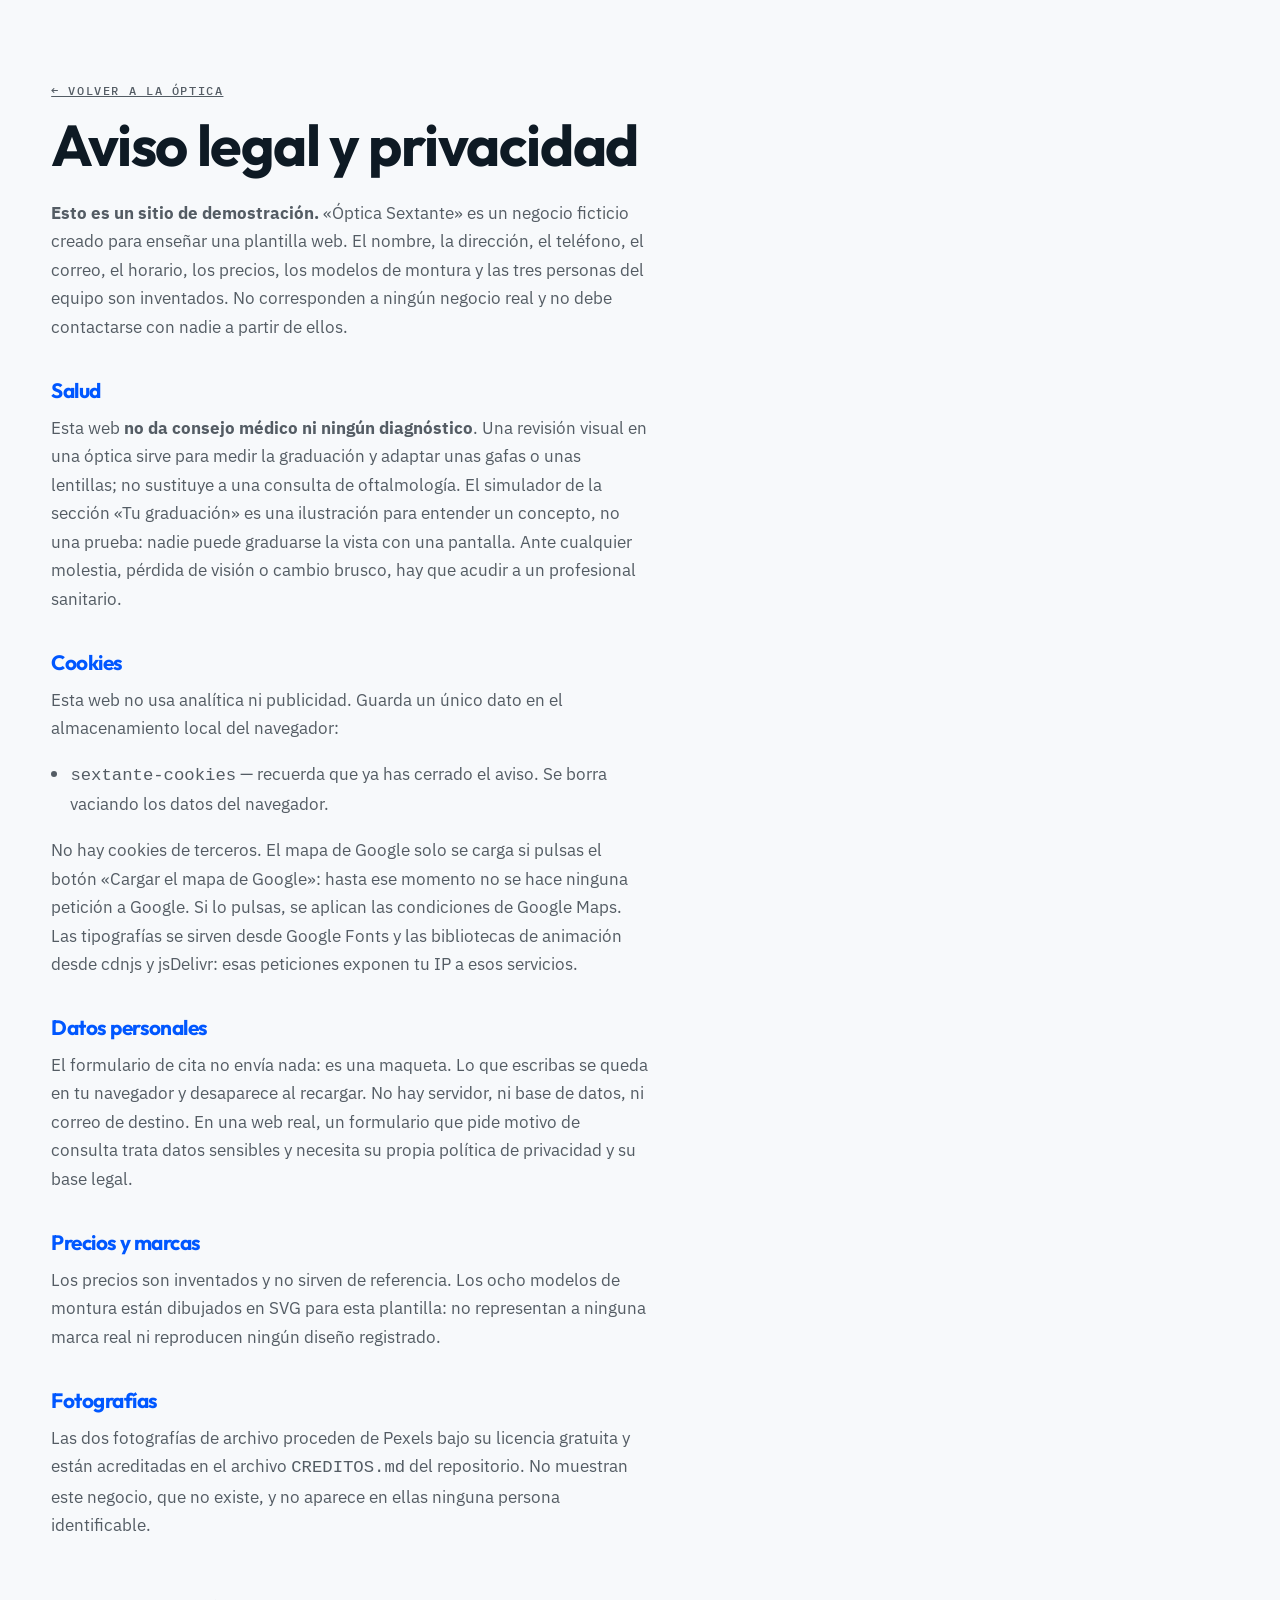
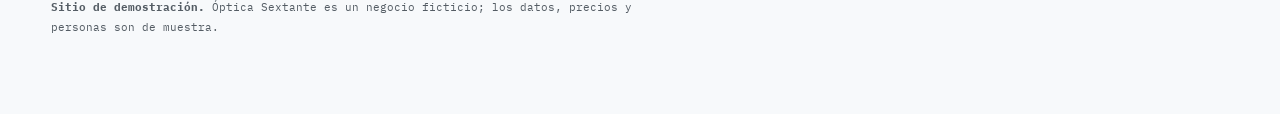
<file: legal.html>
<!doctype html>
<!-- SITIO DE DEMOSTRACIÓN. Óptica Sextante es un negocio ficticio. -->
<html lang="es">
<head>
<meta charset="utf-8">
<meta name="viewport" content="width=device-width, initial-scale=1">
<meta name="robots" content="noindex, nofollow">
<title>Aviso legal y privacidad · Óptica Sextante (demostración)</title>
<link rel="icon" href="favicon.svg" type="image/svg+xml">
<link rel="preconnect" href="https://fonts.googleapis.com">
<link rel="preconnect" href="https://fonts.gstatic.com" crossorigin>
<link rel="stylesheet" href="https://fonts.googleapis.com/css2?family=Outfit:wght@300;500;700;800&family=IBM+Plex+Mono:wght@400;500&family=IBM+Plex+Sans:wght@400;500;600&display=swap">
<link rel="stylesheet" href="css/estilo.css">
<style>
  .legal { max-width: 70ch; padding: clamp(3rem, 9vh, 6rem) var(--marco); }
  .legal h1 { font-size: clamp(2rem, 1.4rem + 3.2vw, 3.6rem); margin-bottom: 1.5rem; }
  .legal h2 { font-size: 1.3rem; margin: 2.4rem 0 0.8rem; color: var(--azul); }
  .legal p, .legal li { color: var(--tinta-70); }
  .legal ul { padding-left: 1.2rem; }
</style>
</head>
<body>
<main class="legal">
  <p class="indice"><a href="index.html">← Volver a la óptica</a></p>
  <h1>Aviso legal y privacidad</h1>

  <p><strong>Esto es un sitio de demostración.</strong> «Óptica Sextante» es un negocio
  ficticio creado para enseñar una plantilla web. El nombre, la dirección, el teléfono,
  el correo, el horario, los precios, los modelos de montura y las tres personas del
  equipo son inventados. No corresponden a ningún negocio real y no debe contactarse con
  nadie a partir de ellos.</p>

  <h2>Salud</h2>
  <p>Esta web <strong>no da consejo médico ni ningún diagnóstico</strong>. Una revisión
  visual en una óptica sirve para medir la graduación y adaptar unas gafas o unas
  lentillas; no sustituye a una consulta de oftalmología. El simulador de la sección
  «Tu graduación» es una ilustración para entender un concepto, no una prueba: nadie
  puede graduarse la vista con una pantalla. Ante cualquier molestia, pérdida de visión
  o cambio brusco, hay que acudir a un profesional sanitario.</p>

  <h2 id="cookies">Cookies</h2>
  <p>Esta web no usa analítica ni publicidad. Guarda un único dato en el almacenamiento
  local del navegador:</p>
  <ul>
    <li><code>sextante-cookies</code> — recuerda que ya has cerrado el aviso. Se borra
    vaciando los datos del navegador.</li>
  </ul>
  <p>No hay cookies de terceros. El mapa de Google solo se carga si pulsas el botón
  «Cargar el mapa de Google»: hasta ese momento no se hace ninguna petición a Google. Si
  lo pulsas, se aplican las condiciones de Google Maps. Las tipografías se sirven desde
  Google Fonts y las bibliotecas de animación desde cdnjs y jsDelivr: esas peticiones
  exponen tu IP a esos servicios.</p>

  <h2>Datos personales</h2>
  <p>El formulario de cita no envía nada: es una maqueta. Lo que escribas se queda en tu
  navegador y desaparece al recargar. No hay servidor, ni base de datos, ni correo de
  destino. En una web real, un formulario que pide motivo de consulta trata datos
  sensibles y necesita su propia política de privacidad y su base legal.</p>

  <h2>Precios y marcas</h2>
  <p>Los precios son inventados y no sirven de referencia. Los ocho modelos de montura
  están dibujados en SVG para esta plantilla: no representan a ninguna marca real ni
  reproducen ningún diseño registrado.</p>

  <h2>Fotografías</h2>
  <p>Las dos fotografías de archivo proceden de Pexels bajo su licencia gratuita y están
  acreditadas en el archivo <code>CREDITOS.md</code> del repositorio. No muestran este
  negocio, que no existe, y no aparece en ellas ninguna persona identificable.</p>

  <p class="pie__sello" style="border:0;padding-top:2.5rem">
    <strong>Sitio de demostración.</strong> Óptica Sextante es un negocio ficticio; los
    datos, precios y personas son de muestra.
  </p>
</main>
</body>
</html>
</file>
<file: css/estilo.css>
/* ==========================================================================
   Óptica Sextante (SITIO DE DEMOSTRACIÓN, negocio ficticio)
   Concepto: «Optotipo». La carta de letras de la pared manda en todo: filas
   que menguan, escala de agudeza al margen, una marca que señala la línea que
   toca y el desenfoque como estado previo a ver bien.
   Registro: clínico y limpio, mucho blanco, una sola tinta azul.
   ========================================================================== */

:root {
  --blanco: #F7F9FB;
  --papel: #FFFFFF;
  --nube: #E7ECF1;
  --tinta: #0E1A24;
  --tinta-70: rgba(14, 26, 36, 0.7);
  --tinta-45: rgba(14, 26, 36, 0.62); /* era 0.45: 2,91 de contraste sobre el papel */
  --tinta-12: rgba(14, 26, 36, 0.12);
  --azul: #0057FF;
  --ambar: #F4A100;

  --display: "Outfit", system-ui, sans-serif;
  --texto: "IBM Plex Sans", system-ui, sans-serif;
  --mono: "IBM Plex Mono", ui-monospace, "Courier New", monospace;

  --marco: clamp(1rem, 4vw, 4rem);
}

*, *::before, *::after { box-sizing: border-box; }
html { -webkit-text-size-adjust: 100%; }

body {
  margin: 0;
  background: var(--blanco);
  color: var(--tinta);
  font-family: var(--texto);
  font-size: clamp(1rem, 0.96rem + 0.2vw, 1.08rem);
  line-height: 1.65;
  overflow-x: hidden;
}

img, svg { max-width: 100%; }
img { height: auto; display: block; }

h1, h2, h3 {
  font-family: var(--display);
  font-weight: 700;
  line-height: 1.02;
  letter-spacing: -0.025em;
  margin: 0;
}
p { margin: 0 0 1em; }
a { color: inherit; }

::selection { background: var(--azul); color: var(--papel); }
:focus-visible { outline: 3px solid var(--azul); outline-offset: 3px; }

.visualmente-oculta {
  position: absolute !important;
  width: 1px; height: 1px; margin: -1px; padding: 0; border: 0;
  clip-path: inset(50%); overflow: hidden; white-space: nowrap;
}

.salto {
  position: fixed; top: 0.75rem; left: 0.75rem; z-index: 300;
  transform: translateY(-200%);
  background: var(--azul); color: var(--papel);
  padding: 0.7rem 1.1rem; border-radius: 6px;
  font-family: var(--mono); font-size: 0.75rem; text-decoration: none;
}
.salto:focus { transform: none; }

section[id] { scroll-margin-top: clamp(4.5rem, 10vh, 6rem); }

.indice {
  font-family: var(--mono); font-size: 0.72rem; font-weight: 500;
  letter-spacing: 0.14em; text-transform: uppercase;
  color: var(--azul); margin: 0 0 1rem;
}
.parrafo { color: var(--tinta-70); max-width: 56ch; }
.seccion__cabeza { max-width: 62ch; }
.seccion__cabeza h2 { font-size: clamp(2rem, 1.2rem + 3.2vw, 4rem); margin-bottom: 1rem; }

/* ── Botones ───────────────────────────────────────────────────────────── */
.boton {
  display: inline-flex; align-items: center; gap: 0.5rem;
  font-family: var(--mono); font-size: 0.78rem; font-weight: 500;
  letter-spacing: 0.04em; text-decoration: none;
  padding: 0.9rem 1.5rem;
  border: 2px solid var(--tinta); border-radius: 999px;
  background: transparent; color: var(--tinta); cursor: pointer;
  transition: background 0.2s ease, color 0.2s ease, border-color 0.2s ease;
}
.boton--azul { background: var(--azul); border-color: var(--azul); color: var(--papel); }
.boton--azul:hover { background: var(--tinta); border-color: var(--tinta); }
.boton--linea:hover { background: var(--tinta); color: var(--papel); }

/* ── Cabecera ──────────────────────────────────────────────────────────── */
.cabecera {
  position: fixed; inset: 0 0 auto 0; z-index: 90;
  display: flex; align-items: center; justify-content: space-between; gap: 1rem;
  padding: 0.85rem var(--marco);
  background: color-mix(in srgb, var(--blanco) 88%, transparent);
  backdrop-filter: blur(8px);
  border-bottom: 1px solid transparent;
  transition: border-color 0.3s ease;
}
.cabecera.esta-pegada { border-bottom-color: var(--tinta-12); }
.marca { display: inline-flex; align-items: center; gap: 0.65rem; text-decoration: none; }
.marca__ojo { width: 34px; height: auto; color: var(--azul); flex: none; }
.marca__texto { font-family: var(--display); font-weight: 700; font-size: 1.2rem; letter-spacing: -0.03em; }

.nav { display: flex; align-items: center; gap: clamp(0.8rem, 1.8vw, 2rem); }
.nav ul { display: flex; gap: clamp(0.7rem, 1.6vw, 1.5rem); list-style: none; margin: 0; padding: 0; }
.nav a {
  font-family: var(--mono); font-size: 0.74rem; text-decoration: none;
  border-bottom: 2px solid transparent; padding-bottom: 2px;
}
.nav a:hover { border-bottom-color: var(--azul); }
.nav__cta { padding: 0.6rem 1.1rem; }

.hamburguesa {
  display: none; align-items: center; gap: 0.5rem;
  background: none; border: 2px solid var(--tinta); border-radius: 999px;
  padding: 0.5rem 0.9rem; cursor: pointer; color: inherit;
  font-family: var(--mono); font-size: 0.72rem;
}
.hamburguesa__lineas { display: grid; gap: 4px; width: 18px; }
.hamburguesa__lineas i { display: block; height: 2px; background: currentColor; transition: transform 0.3s ease; }
.hamburguesa[aria-expanded="true"] .hamburguesa__lineas i:first-child { transform: translateY(3px) rotate(45deg); }
.hamburguesa[aria-expanded="true"] .hamburguesa__lineas i:last-child { transform: translateY(-3px) rotate(-45deg); }

/* ── Hero: la carta ────────────────────────────────────────────────────── */
.hero {
  min-height: 100svh;
  padding: clamp(6.5rem, 14vh, 9rem) var(--marco) clamp(2.5rem, 6vh, 4rem);
  display: grid;
  grid-template-rows: 1fr auto;
  gap: clamp(2rem, 5vh, 3.5rem);
  background: var(--papel);
  border-bottom: 1px solid var(--tinta-12);
}
.carta {
  position: relative;
  display: grid; align-content: center;
  padding-left: clamp(2.6rem, 6vw, 4.5rem);
}
.carta__filas { list-style: none; margin: 0; padding: 0; display: grid; gap: clamp(0.4rem, 1.4vh, 1rem); }
.fila {
  position: relative;
  display: flex; align-items: baseline; gap: 1rem;
  font-family: var(--display); font-weight: 800;
  letter-spacing: -0.04em; line-height: 0.94;
  text-transform: uppercase;
}
.fila p { margin: 0; }
.fila__agudeza {
  position: absolute; left: clamp(-2.6rem, -6vw, -4.5rem); top: 50%;
  transform: translateY(-50%);
  font-family: var(--mono); font-weight: 400;
  font-size: 0.62rem; letter-spacing: 0.06em;
  color: var(--tinta-45);
}
.fila--1 { font-size: clamp(3.4rem, 2rem + 7vw, 8rem); }
.fila--2 { font-size: clamp(2.2rem, 1.2rem + 4.6vw, 5.2rem); }
.fila--3 { font-size: clamp(1.5rem, 0.9rem + 2.8vw, 3.2rem); }
.fila--4 { font-size: clamp(1rem, 0.75rem + 1.5vw, 1.9rem); }
.fila--5 { font-size: clamp(0.78rem, 0.66rem + 0.7vw, 1.15rem); }
.fila--6 {
  font-size: clamp(0.56rem, 0.5rem + 0.34vw, 0.75rem);
  font-family: var(--mono); font-weight: 500; letter-spacing: 0.08em;
  color: var(--tinta-70);
}
/* La marca del examinador: la regleta que señala la línea que toca leer. */
.carta__marca {
  position: absolute; left: 0; top: 0;
  width: clamp(1.4rem, 3vw, 2.2rem); height: 3px;
  background: var(--azul);
  opacity: 0;
}

.hero__pie {
  display: grid; gap: 1.2rem;
  grid-template-columns: minmax(0, 1.1fr) auto;
  align-items: end;
  border-top: 1px solid var(--tinta-12);
  padding-top: clamp(1.4rem, 3vh, 2.2rem);
}
.hero__entrada { color: var(--tinta-70); max-width: 52ch; margin: 0; font-size: 1.05em; }
.hero__acciones { display: flex; gap: 0.7rem; flex-wrap: wrap; }
.hero__aviso {
  grid-column: 1 / -1; margin: 0;
  font-family: var(--mono); font-size: 0.68rem; line-height: 1.8; color: var(--tinta-45);
  max-width: 80ch;
}

/* ── Datos ─────────────────────────────────────────────────────────────── */
.datos { padding: clamp(2.5rem, 6vh, 4rem) var(--marco); border-bottom: 1px solid var(--tinta-12); }
.datos ul {
  list-style: none; margin: 0; padding: 0;
  display: grid; grid-template-columns: repeat(auto-fit, minmax(min(100%, 12rem), 1fr));
  gap: clamp(1.2rem, 3vw, 2.5rem);
}
.datos li { display: grid; gap: 0.4rem; }
.datos b {
  font-family: var(--display); font-weight: 800;
  font-size: clamp(2.2rem, 1.4rem + 2.6vw, 3.6rem);
  line-height: 1; letter-spacing: -0.04em; color: var(--azul);
  font-variant-numeric: tabular-nums;
}
.datos span { font-family: var(--mono); font-size: 0.68rem; color: var(--tinta-45); max-width: 20ch; }

/* ── Monturas ──────────────────────────────────────────────────────────── */
.monturas { padding: clamp(3rem, 7vh, 6rem) var(--marco); }
.filtros {
  display: flex; flex-wrap: wrap; align-items: center; gap: 0.6rem;
  margin: clamp(2rem, 5vh, 3rem) 0 clamp(1.5rem, 4vh, 2.5rem);
  border-bottom: 1px solid var(--tinta-12); padding-bottom: 1.2rem;
}
.chip {
  font-family: var(--mono); font-size: 0.74rem;
  padding: 0.5rem 1rem; border-radius: 999px;
  border: 2px solid var(--tinta-12); background: transparent; color: var(--tinta);
  cursor: pointer; transition: all 0.2s ease;
}
.chip:hover { border-color: var(--tinta); }
.chip.esta-activo { background: var(--tinta); border-color: var(--tinta); color: var(--papel); }
.filtros__cuenta { margin: 0 0 0 auto; font-family: var(--mono); font-size: 0.7rem; color: var(--tinta-45); }

.rejilla {
  list-style: none; margin: 0 0 1.5rem; padding: 0;
  display: grid; grid-template-columns: repeat(auto-fill, minmax(min(100%, 16rem), 1fr));
  gap: clamp(1rem, 2vw, 1.6rem);
}
.montura {
  background: var(--papel);
  border: 1px solid var(--tinta-12); border-radius: 18px;
  padding: clamp(1rem, 2vw, 1.4rem);
  display: grid; gap: 0.8rem; align-content: start;
  transition: border-color 0.25s ease, box-shadow 0.25s ease, transform 0.25s ease;
}
.montura:hover { border-color: var(--azul); box-shadow: 0 12px 30px rgba(14, 26, 36, 0.08); transform: translateY(-3px); }
.montura img { width: 100%; }
.montura__pie { border-top: 1px solid var(--tinta-12); padding-top: 0.7rem; display: grid; gap: 0.15rem; }
.montura__pie h3 { font-size: 1.15rem; }
.montura__dato { margin: 0; font-family: var(--mono); font-size: 0.66rem; color: var(--tinta-45); }
.montura__precio { margin: 0.2rem 0 0; font-family: var(--mono); font-size: 0.95rem; font-weight: 600; color: var(--azul); }
.montura[hidden] { display: none; }
.monturas__nota, .taller__nota { font-family: var(--mono); font-size: 0.68rem; color: var(--tinta-45); margin: 0; max-width: 78ch; }

/* ── Graduación ────────────────────────────────────────────────────────── */
.graduacion {
  padding: clamp(3rem, 7vh, 6rem) var(--marco);
  background: var(--papel);
  border-block: 1px solid var(--tinta-12);
}
.simulador {
  display: grid; gap: clamp(1.5rem, 4vw, 3rem);
  grid-template-columns: minmax(0, 1.3fr) minmax(0, 1fr);
  align-items: center;
  margin: clamp(2rem, 5vh, 3.5rem) 0;
}
.simulador__muestra {
  background: var(--blanco);
  border: 1px solid var(--tinta-12); border-radius: 20px;
  padding: clamp(1.6rem, 4vw, 3rem);
  min-height: 12rem;
  display: grid; align-content: center;
  overflow: hidden;
}
.simulador__texto {
  font-family: var(--display); font-weight: 500;
  font-size: clamp(1.2rem, 0.9rem + 1.4vw, 2rem);
  line-height: 1.25; margin: 0;
  /* el desenfoque lo pone JS en una custom property, y solo aquí */
  filter: blur(var(--desenfoque, 0px));
  transition: filter 0.18s linear;
}
.simulador__mando label {
  display: block;
  font-family: var(--mono); font-size: 0.7rem; letter-spacing: 0.08em;
  text-transform: uppercase; color: var(--tinta-45); margin-bottom: 0.8rem;
}
.simulador__mando input[type="range"] { width: 100%; accent-color: var(--azul); }
.simulador__valor {
  font-family: var(--mono); font-size: 0.86rem; font-weight: 500;
  margin: 1rem 0 0.8rem; color: var(--tinta);
}
.simulador__aviso { font-family: var(--mono); font-size: 0.66rem; line-height: 1.8; color: var(--tinta-45); margin: 0; }

.glosario {
  display: grid; grid-template-columns: repeat(auto-fit, minmax(min(100%, 14rem), 1fr));
  gap: 1.2rem; margin: 0;
}
.glosario > div { border-top: 2px solid var(--tinta); padding-top: 0.8rem; }
.glosario dt { font-family: var(--display); font-weight: 700; font-size: 1.1rem; margin-bottom: 0.3rem; }
.glosario dd { margin: 0; color: var(--tinta-70); font-size: 0.92em; }

/* ── Revisión ──────────────────────────────────────────────────────────── */
.revision { padding: clamp(3rem, 7vh, 6rem) var(--marco); }
.revision__rejilla {
  display: grid; gap: clamp(1.5rem, 3.5vw, 3rem);
  grid-template-columns: minmax(0, 1.2fr) minmax(0, 0.7fr) minmax(0, 1fr);
  margin-top: clamp(2rem, 5vh, 3.5rem);
  align-items: start;
}
.momentos { list-style: none; margin: 0; padding: 0; display: grid; gap: 1.6rem; }
.momentos li { border-left: 2px solid var(--tinta-12); padding-left: 1.2rem; position: relative; }
.momentos li::before {
  content: ""; position: absolute; left: -5px; top: 0.55rem;
  width: 8px; height: 8px; border-radius: 50%; background: var(--azul);
}
.momentos__hora { font-family: var(--mono); font-size: 0.7rem; color: var(--azul); margin: 0 0 0.3rem; }
.momentos h3 { font-size: 1.2rem; margin-bottom: 0.4rem; }
.momentos p:last-child { color: var(--tinta-70); font-size: 0.94em; margin: 0; }

.revision__foto { margin: 0; }
.revision__foto img {
  width: 100%; aspect-ratio: 3 / 4; object-fit: cover;
  border-radius: 20px; border: 1px solid var(--tinta-12);
}
.revision__foto figcaption {
  font-family: var(--mono); font-size: 0.66rem; color: var(--tinta-45);
  margin-top: 0.7rem; line-height: 1.7;
}

.limite {
  background: var(--tinta); color: var(--blanco);
  border-radius: 20px; padding: clamp(1.4rem, 3vw, 2.2rem);
}
.limite h3 { font-size: 1.3rem; margin-bottom: 1rem; color: var(--ambar); }
.limite p { color: rgba(247, 249, 251, 0.78); font-size: 0.94em; }
.limite__precio {
  margin: 1.2rem 0 0; padding-top: 1rem;
  border-top: 1px solid rgba(247, 249, 251, 0.2);
  font-family: var(--mono); font-size: 0.8rem; color: var(--blanco) !important;
}
.limite__precio b { color: var(--ambar); }

/* ── Lentes ────────────────────────────────────────────────────────────── */
.lentes {
  padding: clamp(3rem, 7vh, 6rem) var(--marco);
  background: var(--papel); border-block: 1px solid var(--tinta-12);
}
.tabla { width: 100%; border-collapse: collapse; margin: clamp(2rem, 5vh, 3rem) 0 2.5rem; }
.tabla th, .tabla td { text-align: left; padding: 0.9rem 0.8rem 0.9rem 0; vertical-align: baseline; }
.tabla thead th {
  font-family: var(--mono); font-size: 0.66rem; font-weight: 500;
  letter-spacing: 0.1em; text-transform: uppercase; color: var(--tinta-45);
  border-bottom: 2px solid var(--tinta);
}
.tabla tbody tr { border-bottom: 1px solid var(--tinta-12); }
.tabla tbody th { font-family: var(--texto); font-weight: 600; font-size: 1rem; }
.tabla td:first-of-type {
  font-family: var(--mono); font-weight: 600; font-size: 1rem;
  color: var(--azul); white-space: nowrap; width: 7rem;
}
.tabla td:last-child { color: var(--tinta-70); font-size: 0.92em; }

.servicios {
  list-style: none; margin: 0; padding: 0;
  display: grid; grid-template-columns: repeat(auto-fit, minmax(min(100%, 15rem), 1fr));
  gap: 1rem;
}
.servicios li {
  display: grid; gap: 0.3rem;
  background: var(--blanco); border-radius: 14px; padding: 1rem 1.2rem;
}
.servicios span { font-size: 0.94em; color: var(--tinta-70); }
.servicios b { font-family: var(--mono); font-size: 0.86rem; }

/* ── Taller ────────────────────────────────────────────────────────────── */
.taller { padding: clamp(3rem, 7vh, 6rem) var(--marco); }
.equipo {
  list-style: none; margin: clamp(2rem, 5vh, 3.5rem) 0; padding: 0;
  display: grid; grid-template-columns: repeat(auto-fit, minmax(min(100%, 17rem), 1fr));
  gap: clamp(1.2rem, 3vw, 2.5rem);
}
.equipo li { border-top: 2px solid var(--tinta); padding-top: 1.2rem; }
.equipo img { width: 8.5rem; margin-bottom: 1rem; }
.equipo h3 { font-size: 1.3rem; margin-bottom: 0.3rem; }
.equipo__papel { font-family: var(--mono); font-size: 0.68rem; color: var(--azul); margin-bottom: 0.7rem; }
.equipo li p:last-child { color: var(--tinta-70); font-size: 0.94em; margin: 0; }

.taller__foto { margin: 0 0 1.5rem; }
.taller__foto img {
  width: 100%; max-height: 60vh; object-fit: cover;
  border-radius: 24px; border: 1px solid var(--tinta-12);
}
.taller__foto figcaption {
  font-family: var(--mono); font-size: 0.66rem; color: var(--tinta-45); margin-top: 0.7rem;
}

/* ── Cita ──────────────────────────────────────────────────────────────── */
.cita { padding: clamp(3rem, 7vh, 6rem) var(--marco); background: var(--papel); border-top: 1px solid var(--tinta-12); }
.cita__rejilla {
  display: grid; gap: clamp(2rem, 4vw, 3.5rem);
  grid-template-columns: repeat(auto-fit, minmax(min(100%, 20rem), 1fr));
  margin-top: clamp(2rem, 5vh, 3.5rem);
  align-items: start;
}
.formulario {
  background: var(--blanco); border: 1px solid var(--tinta-12); border-radius: 22px;
  padding: clamp(1.4rem, 3vw, 2.2rem);
}
.formulario h3 { font-size: 1.4rem; margin-bottom: 1.2rem; }
.campo { display: grid; gap: 0.35rem; margin-bottom: 1rem; }
.campo label {
  font-family: var(--mono); font-size: 0.66rem; letter-spacing: 0.08em;
  text-transform: uppercase; color: var(--tinta-45);
}
.campo input, .campo textarea, .campo select {
  font: inherit; font-size: 0.95em;
  padding: 0.75rem 0.9rem;
  border: 1px solid var(--tinta-12); border-radius: 12px;
  background: var(--papel); color: inherit; width: 100%; resize: vertical;
}
.formulario__estado { font-family: var(--mono); font-size: 0.74rem; color: var(--azul); margin: 1rem 0 0; min-height: 1.2em; }
.formulario__demo { font-family: var(--mono); font-size: 0.64rem; color: var(--tinta-45); margin: 0.6rem 0 0; }

.donde__estado {
  display: inline-flex; font-family: var(--mono); font-size: 0.7rem;
  border: 1px solid var(--tinta); border-radius: 999px;
  padding: 0.4rem 0.9rem; margin-bottom: 1.4rem;
}
.donde__estado.esta-abierto { background: var(--ambar); border-color: var(--ambar); }
.donde address { font-style: normal; line-height: 1.9; margin-bottom: 1.4rem; }
.horario { margin: 0 0 1.4rem; display: grid; gap: 0.5rem; }
.horario > div {
  display: grid; grid-template-columns: minmax(0, 1fr) auto; gap: 1rem;
  border-top: 1px solid var(--tinta-12); padding-top: 0.5rem;
}
.horario > div.es-hoy dt { color: var(--azul); font-weight: 600; }
.horario dt { font-weight: 500; }
.horario dd { margin: 0; font-family: var(--mono); font-size: 0.78rem; text-align: right; }
.donde__nota { color: var(--tinta-70); font-size: 0.92em; }
.mapa__aviso { font-family: var(--mono); font-size: 0.64rem; line-height: 1.7; color: var(--tinta-45); margin: 0.8rem 0 0; }
.mapa iframe { width: 100%; height: 320px; border: 1px solid var(--tinta-12); border-radius: 18px; display: block; }

/* ── Pie ───────────────────────────────────────────────────────────────── */
.pie {
  border-top: 1px solid var(--tinta-12);
  padding: clamp(2.5rem, 6vh, 4rem) var(--marco) 2.5rem;
  display: grid; gap: 2rem;
  grid-template-columns: repeat(auto-fit, minmax(min(100%, 17rem), 1fr));
  align-items: start;
}
.pie__marca { display: flex; gap: 0.9rem; align-items: flex-start; }
.pie__marca .marca__ojo { width: 40px; color: var(--azul); flex: none; }
.pie__marca p { margin: 0; font-family: var(--mono); font-size: 0.72rem; color: var(--tinta-70); line-height: 1.8; }
.pie__nav ul { list-style: none; margin: 0; padding: 0; display: grid; gap: 0.5rem; }
.pie__nav a { font-family: var(--mono); font-size: 0.72rem; }
.pie__sello {
  grid-column: 1 / -1; margin: 0;
  border-top: 1px solid var(--tinta-12); padding-top: 1.4rem;
  font-family: var(--mono); font-size: 0.66rem; line-height: 1.9; color: var(--tinta-70);
  max-width: 92ch;
}

/* ── Aviso de cookies ──────────────────────────────────────────────────── */
.cookie-banner {
  position: fixed; z-index: 200;
  left: var(--marco); right: var(--marco); bottom: clamp(0.8rem, 2vh, 1.4rem);
  background: var(--tinta); color: var(--blanco);
  border-radius: 20px; padding: 1.1rem 1.3rem; gap: 1.2rem;
  align-items: center; justify-content: space-between; flex-wrap: wrap;
  box-shadow: 0 18px 44px rgba(14, 26, 36, 0.22);
}
/* OJO: el display va aquí, nunca en .cookie-banner a secas, o gana a [hidden] */
.cookie-banner:not([hidden]) { display: flex; }
.cookie-banner p { margin: 0; max-width: 72ch; font-size: 0.85rem; line-height: 1.6; }
.cookie-banner__acciones { display: flex; gap: 0.6rem; flex-wrap: wrap; }
.cookie-banner .boton--linea { border-color: rgba(247, 249, 251, 0.45); color: var(--blanco); }
.cookie-banner .boton--linea:hover { background: var(--blanco); color: var(--tinta); }

/* ── Cursor: una lente ─────────────────────────────────────────────────── */
.cursor { display: none; }
@media (hover: hover) and (pointer: fine) {
  .cursor {
    display: block; position: fixed; top: 0; left: 0; z-index: 250;
    pointer-events: none; transform: translate3d(-100px, -100px, 0);
  }
  .cursor__lente {
    display: block; width: 22px; height: 22px; margin: -11px 0 0 -11px;
    border: 2px solid var(--azul); border-radius: 50%;
    transition: width 0.25s ease, height 0.25s ease, margin 0.25s ease, background 0.25s ease;
  }
  .cursor.es-grande .cursor__lente {
    width: 86px; height: 86px; margin: -43px 0 0 -43px; background: var(--azul);
  }
  .cursor__texto {
    position: absolute; top: 50%; left: 50%; transform: translate(-50%, -50%);
    font-family: var(--mono); font-size: 0.58rem; letter-spacing: 0.06em;
    color: var(--papel); opacity: 0; white-space: nowrap;
  }
  .cursor.es-grande .cursor__texto { opacity: 1; }
}

/* ── Estados de entrada (solo con GSAP) ────────────────────────────────── */
.has-motion .fila { opacity: 0; }
.has-motion .hero__pie > *,
.has-motion .datos li,
.has-motion .montura,
.has-motion .momentos li,
.has-motion .limite,
.has-motion .revision__foto,
.has-motion .glosario > div,
.has-motion .tabla tbody tr,
.has-motion .servicios li,
.has-motion .equipo li,
.has-motion .taller__foto { opacity: 0; }
/* «Enfocar»: los titulares llegan desenfocados y se afinan. Solo en el
   titular, que es pequeño: nada de blur a pantalla completa. */
.has-motion [data-optotipo] { opacity: 0; filter: blur(10px); }

/* ── Responsive ────────────────────────────────────────────────────────── */
@media (max-width: 1000px) {
  .hamburguesa { display: inline-flex; }
  .nav {
    position: fixed; inset: 0 0 auto 0;
    flex-direction: column; align-items: stretch; gap: 1.2rem;
    padding: 5.5rem var(--marco) 2.5rem;
    background: var(--blanco); border-bottom: 1px solid var(--tinta-12);
    transform: translateY(-101%);
    transition: transform 0.4s cubic-bezier(0.6, 0, 0.2, 1);
    z-index: -1;
  }
  .nav.esta-abierto { transform: translateY(0); }
  .nav ul { flex-direction: column; gap: 0.9rem; }
  .nav a { font-size: 1rem; }
  .nav__cta { justify-content: center; }

  .hero__pie { grid-template-columns: 1fr; }
  .simulador { grid-template-columns: 1fr; }
  .revision__rejilla { grid-template-columns: 1fr 1fr; }
  .revision__foto { grid-column: 1 / -1; }
  .revision__foto img { aspect-ratio: 16 / 9; }
}

@media (max-width: 680px) {
  .revision__rejilla { grid-template-columns: 1fr; }
  .fila--6 { font-size: 0.5rem; }
  .tabla td:last-child { display: none; }
  .filtros__cuenta { margin-left: 0; width: 100%; }
}

/* ── Movimiento reducido ───────────────────────────────────────────────── */
@media (prefers-reduced-motion: reduce) {
  *, *::before, *::after {
    animation-duration: 0.001ms !important;
    animation-iteration-count: 1 !important;
    transition-duration: 0.001ms !important;
    scroll-behavior: auto !important;
  }
  .cursor { display: none; }
  /* el simulador es una herramienta, no un adorno: sigue funcionando */
  .simulador__texto { transition: none; }
}

/* ── Cortina de entrada ────────────────────────────────────────────────
   Obligatoria (§5 del pliego). El `display` va en `:not([hidden])`, nunca
   en la clase a secas: si no, ganaría al atributo y la página quedaría
   tapada para siempre —el mismo fallo que el aviso de cookies.
   ────────────────────────────────────────────────────────────────────── */
.cortina { position: fixed; inset: 0; z-index: 400; }
.cortina:not([hidden]) { display: grid; place-items: center; }
.cortina[hidden] { display: none !important; }
.cortina__centro {
  position: relative; z-index: 3;
  display: grid; justify-items: center; gap: 0.9rem;
  padding: 0 1.5rem; text-align: center;
}
.cortina__marca {
  margin: 0; font-family: var(--display);
  font-size: clamp(2.1rem, 8vw, 4.6rem); line-height: 0.95;
  letter-spacing: -0.03em;
}
.cortina__pie {
  margin: 0; font-family: var(--mono);
  font-size: clamp(0.6rem, 1.8vw, 0.72rem); letter-spacing: 0.34em;
  text-transform: uppercase;
}
@media (prefers-reduced-motion: reduce) { .cortina { display: none !important; } }

/* «Optotipo»: la letra entra desenfocada, se enfoca, y la pupila se abre. */
.cortina--optica { background: transparent; }
.cortina__iris {
  position: absolute; left: 50%; top: 50%;
  width: 0; height: 0; margin: 0; border-radius: 50%;
  translate: -50% -50%;           /* nunca `transform`: GSAP le escribe el tamaño */
  box-shadow: 0 0 0 110vmax var(--tinta);
  z-index: 1;
}
.cortina--optica .cortina__marca { color: var(--papel); font-size: clamp(1.5rem, 5vw, 2.6rem); }
.cortina--optica .cortina__pie { color: var(--ambar); }
.cortina__letra {
  margin: 0; font-family: var(--display); font-weight: 700;
  font-size: clamp(5rem, 22vw, 11rem); line-height: 0.82; color: var(--papel);
}
</file>
